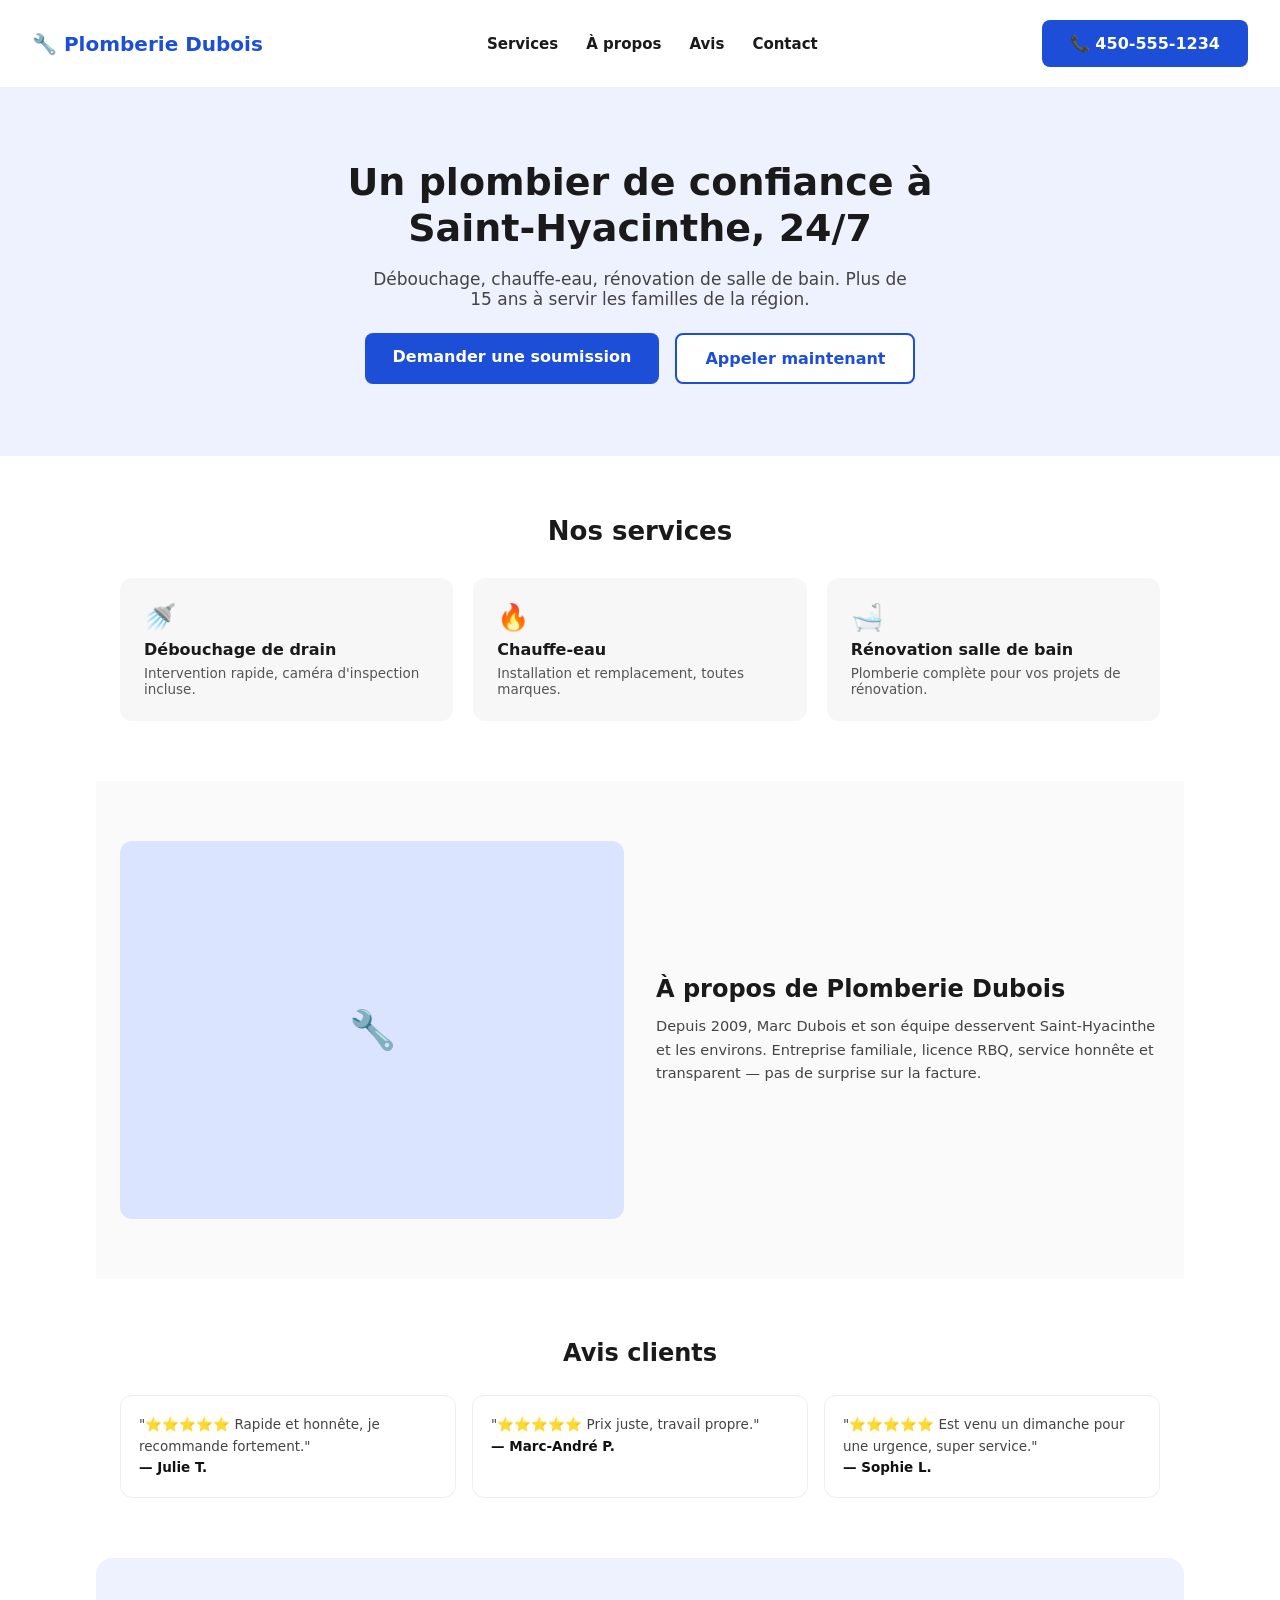
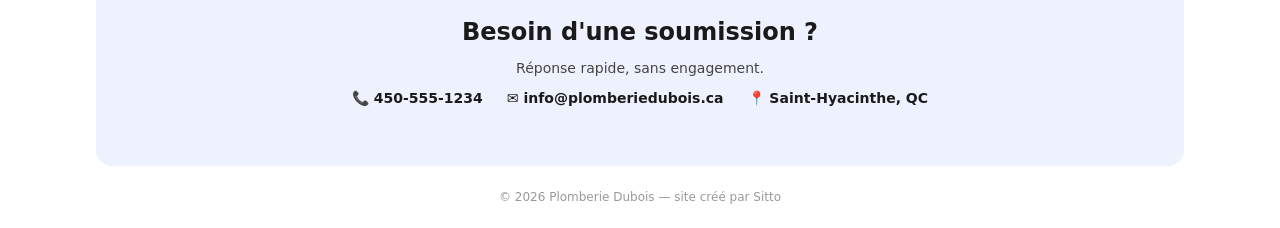
<file: templates/exemple.html>
<!doctype html>
<html lang="fr">
<head>
<meta charset="utf-8">
<meta name="viewport" content="width=device-width, initial-scale=1">
<title>Plomberie Dubois — exemple</title>
<style>
  body{margin:0;font-family:'Inter',system-ui,sans-serif;color:#1a1a1a}
  a{color:inherit;text-decoration:none}
  .btn{display:inline-block;padding:14px 28px;border-radius:8px;font-weight:700;font-size:16px}
  .section{max-width:1040px;margin:0 auto;padding:60px 24px}
  @media (max-width:640px){.section{padding:40px 20px}}
  .accent{color:#1d4ed8}
</style>
</head>
<body>

  <div style="display:flex;align-items:center;justify-content:space-between;padding:20px 32px;box-sizing:border-box;flex-wrap:wrap;gap:12px;border-bottom:1px solid #eee">
    <div style="font-size:20px;font-weight:800;color:#1d4ed8">🔧 Plomberie Dubois</div>
    <div style="display:flex;gap:28px;font-size:15px;font-weight:600;flex-wrap:wrap">
      <a href="#services">Services</a>
      <a href="#apropos">À propos</a>
      <a href="#avis">Avis</a>
      <a href="#contact">Contact</a>
    </div>
    <a href="tel:+14505551234" class="btn" style="background:#1d4ed8;color:#fff">📞 450-555-1234</a>
  </div>

  <div style="background:#eef2ff;padding:72px 24px;text-align:center;box-sizing:border-box">
    <div style="max-width:680px;margin:0 auto;display:flex;flex-direction:column;gap:18px;align-items:center">
      <h1 style="margin:0;font-size:38px;line-height:1.2;font-weight:800">Un plombier de confiance à Saint-Hyacinthe, 24/7</h1>
      <p style="margin:0;font-size:17px;color:#444;max-width:540px">Débouchage, chauffe-eau, rénovation de salle de bain. Plus de 15 ans à servir les familles de la région.</p>
      <div style="display:flex;gap:16px;flex-wrap:wrap;justify-content:center;margin-top:6px">
        <a href="#contact" class="btn" style="background:#1d4ed8;color:#fff">Demander une soumission</a>
        <a href="tel:+14505551234" class="btn" style="background:#fff;color:#1d4ed8;border:2px solid #1d4ed8">Appeler maintenant</a>
      </div>
    </div>
  </div>

  <div class="section" id="services">
    <h2 style="font-size:26px;font-weight:800;text-align:center;margin:0 0 32px">Nos services</h2>
    <div style="display:grid;grid-template-columns:repeat(3,1fr);gap:20px">
      <div style="padding:24px;border-radius:12px;background:#f7f7f7">
        <div style="font-size:26px">🚿</div>
        <div style="font-weight:700;font-size:16px;margin-top:8px">Débouchage de drain</div>
        <div style="font-size:13.5px;color:#555;margin-top:6px">Intervention rapide, caméra d'inspection incluse.</div>
      </div>
      <div style="padding:24px;border-radius:12px;background:#f7f7f7">
        <div style="font-size:26px">🔥</div>
        <div style="font-weight:700;font-size:16px;margin-top:8px">Chauffe-eau</div>
        <div style="font-size:13.5px;color:#555;margin-top:6px">Installation et remplacement, toutes marques.</div>
      </div>
      <div style="padding:24px;border-radius:12px;background:#f7f7f7">
        <div style="font-size:26px">🛁</div>
        <div style="font-weight:700;font-size:16px;margin-top:8px">Rénovation salle de bain</div>
        <div style="font-size:13.5px;color:#555;margin-top:6px">Plomberie complète pour vos projets de rénovation.</div>
      </div>
    </div>
  </div>

  <div class="section" id="apropos" style="background:#fafafa">
    <div style="display:grid;grid-template-columns:1fr 1fr;gap:32px;align-items:center">
      <div style="aspect-ratio:4/3;background:#dbe4ff;border-radius:12px;display:flex;align-items:center;justify-content:center;color:#5b6bb0;font-size:38px">🔧</div>
      <div style="display:flex;flex-direction:column;gap:12px">
        <h2 style="font-size:24px;font-weight:800;margin:0">À propos de Plomberie Dubois</h2>
        <p style="font-size:14.5px;color:#444;line-height:1.6;margin:0">Depuis 2009, Marc Dubois et son équipe desservent Saint-Hyacinthe et les environs. Entreprise familiale, licence RBQ, service honnête et transparent — pas de surprise sur la facture.</p>
      </div>
    </div>
  </div>

  <div class="section" id="avis">
    <h2 style="font-size:24px;font-weight:800;text-align:center;margin:0 0 28px">Avis clients</h2>
    <div style="display:grid;grid-template-columns:repeat(3,1fr);gap:16px">
      <div style="padding:18px;border-radius:12px;border:1px solid #eee;font-size:13.5px;color:#444;line-height:1.6">"⭐⭐⭐⭐⭐ Rapide et honnête, je recommande fortement."<br><strong style="color:#111">— Julie T.</strong></div>
      <div style="padding:18px;border-radius:12px;border:1px solid #eee;font-size:13.5px;color:#444;line-height:1.6">"⭐⭐⭐⭐⭐ Prix juste, travail propre."<br><strong style="color:#111">— Marc-André P.</strong></div>
      <div style="padding:18px;border-radius:12px;border:1px solid #eee;font-size:13.5px;color:#444;line-height:1.6">"⭐⭐⭐⭐⭐ Est venu un dimanche pour une urgence, super service."<br><strong style="color:#111">— Sophie L.</strong></div>
    </div>
  </div>

  <div class="section" id="contact" style="background:#eef2ff;border-radius:16px">
    <div style="display:flex;flex-direction:column;gap:14px;align-items:center;text-align:center">
      <h2 style="font-size:24px;font-weight:800;margin:0">Besoin d'une soumission ?</h2>
      <p style="margin:0;color:#444;font-size:14px">Réponse rapide, sans engagement.</p>
      <div style="display:flex;gap:24px;flex-wrap:wrap;justify-content:center;font-size:14px;font-weight:600">
        <a href="tel:+14505551234">📞 450-555-1234</a>
        <a href="mailto:info@plomberiedubois.ca">✉️ info@plomberiedubois.ca</a>
        <span>📍 Saint-Hyacinthe, QC</span>
      </div>
    </div>
  </div>

  <div style="padding:24px;text-align:center;font-size:12px;color:#999">
    © 2026 Plomberie Dubois — site créé par Sitto
  </div>

</body>
</html>
</file>
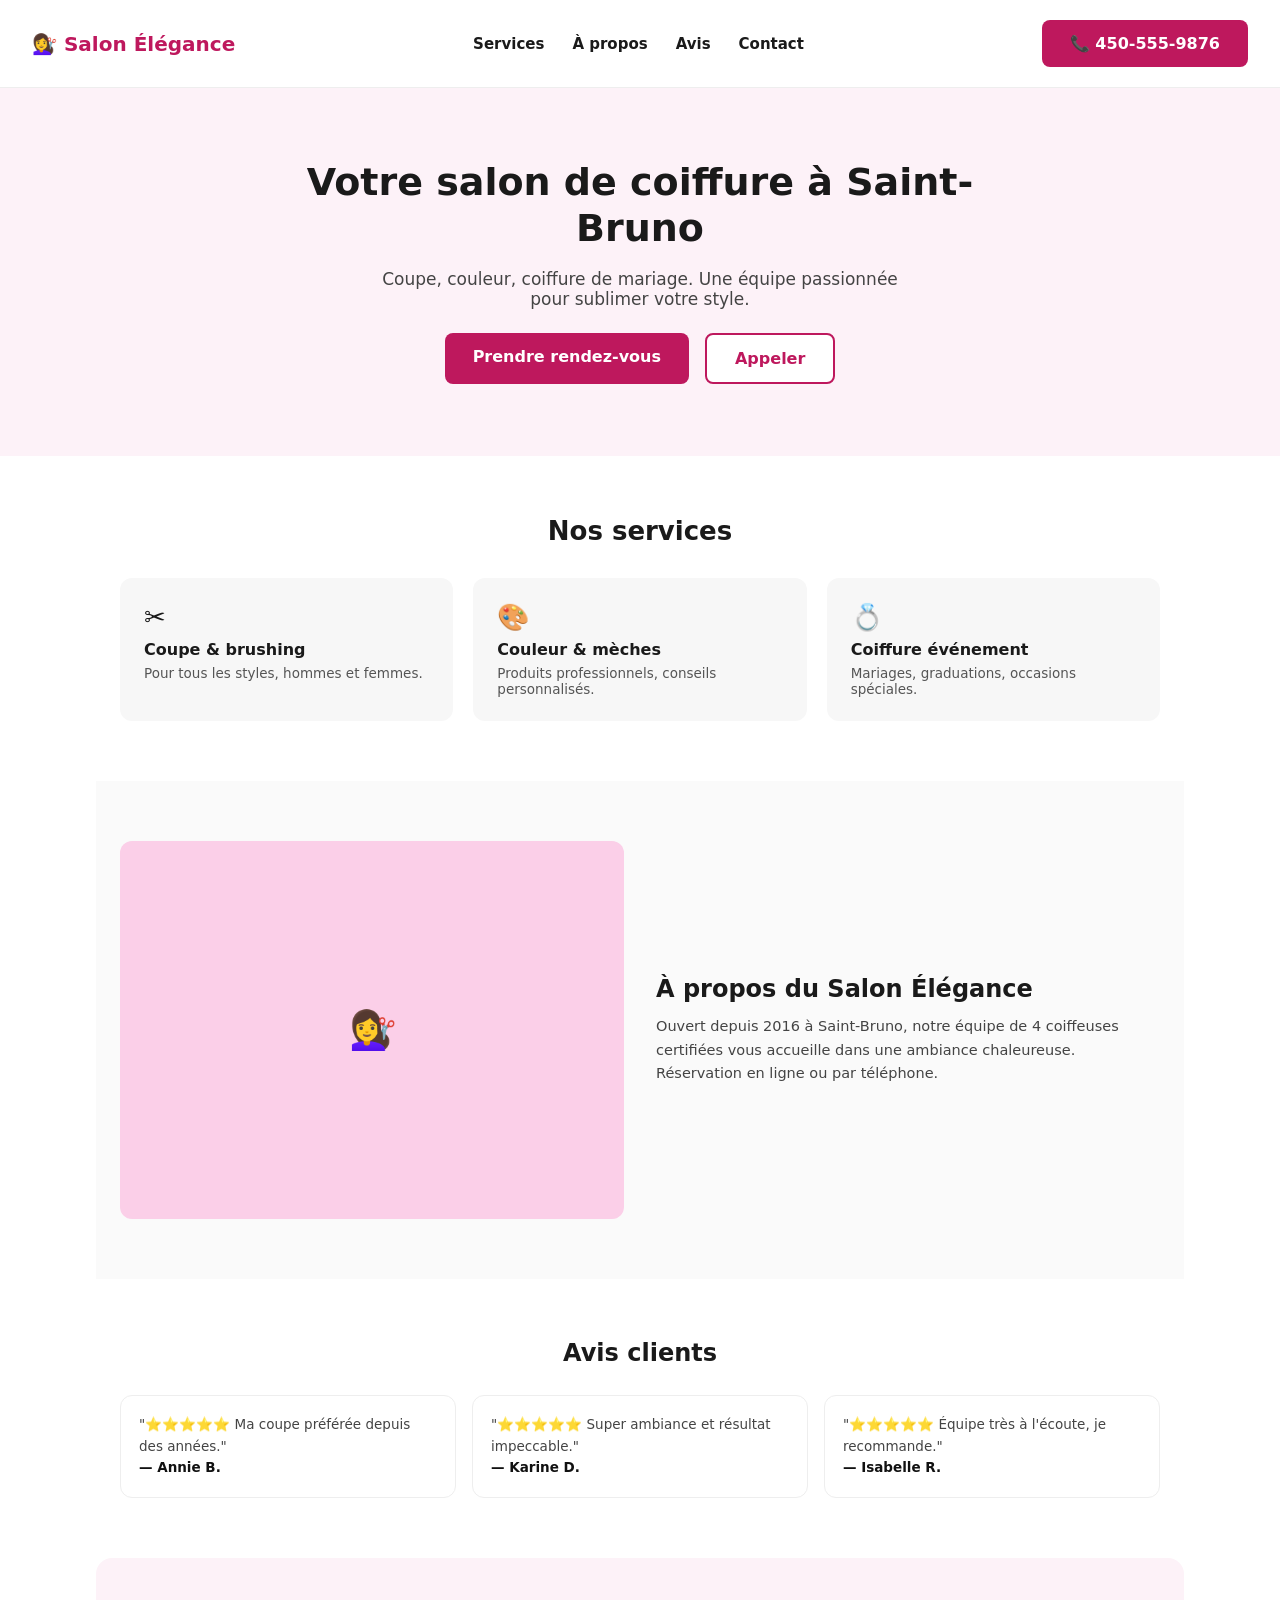
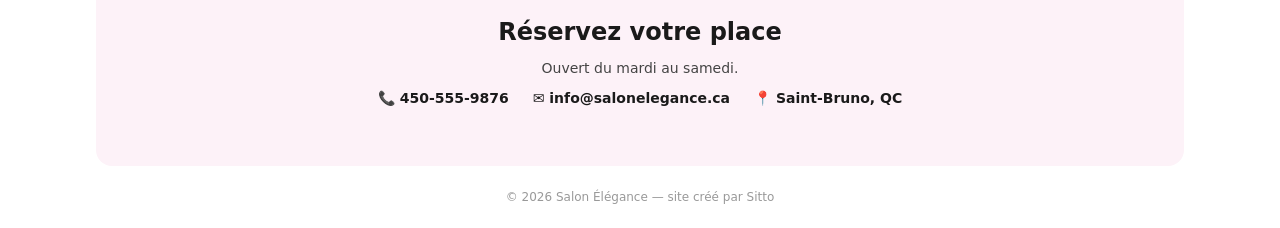
<file: templates/exemple2.html>
<!doctype html>
<html lang="fr">
<head>
<meta charset="utf-8">
<meta name="viewport" content="width=device-width, initial-scale=1">
<title>Salon Élégance — exemple</title>
<style>
  body{margin:0;font-family:'Inter',system-ui,sans-serif;color:#1a1a1a}
  a{color:inherit;text-decoration:none}
  .btn{display:inline-block;padding:14px 28px;border-radius:8px;font-weight:700;font-size:16px}
  .section{max-width:1040px;margin:0 auto;padding:60px 24px}
  @media (max-width:640px){.section{padding:40px 20px}}
</style>
</head>
<body>

  <div style="display:flex;align-items:center;justify-content:space-between;padding:20px 32px;box-sizing:border-box;flex-wrap:wrap;gap:12px;border-bottom:1px solid #eee">
    <div style="font-size:20px;font-weight:800;color:#be185d">💇‍♀️ Salon Élégance</div>
    <div style="display:flex;gap:28px;font-size:15px;font-weight:600;flex-wrap:wrap">
      <a href="#services">Services</a>
      <a href="#apropos">À propos</a>
      <a href="#avis">Avis</a>
      <a href="#contact">Contact</a>
    </div>
    <a href="tel:+14505559876" class="btn" style="background:#be185d;color:#fff">📞 450-555-9876</a>
  </div>

  <div style="background:#fdf2f8;padding:72px 24px;text-align:center;box-sizing:border-box">
    <div style="max-width:680px;margin:0 auto;display:flex;flex-direction:column;gap:18px;align-items:center">
      <h1 style="margin:0;font-size:38px;line-height:1.2;font-weight:800">Votre salon de coiffure à Saint-Bruno</h1>
      <p style="margin:0;font-size:17px;color:#444;max-width:540px">Coupe, couleur, coiffure de mariage. Une équipe passionnée pour sublimer votre style.</p>
      <div style="display:flex;gap:16px;flex-wrap:wrap;justify-content:center;margin-top:6px">
        <a href="#contact" class="btn" style="background:#be185d;color:#fff">Prendre rendez-vous</a>
        <a href="tel:+14505559876" class="btn" style="background:#fff;color:#be185d;border:2px solid #be185d">Appeler</a>
      </div>
    </div>
  </div>

  <div class="section" id="services">
    <h2 style="font-size:26px;font-weight:800;text-align:center;margin:0 0 32px">Nos services</h2>
    <div style="display:grid;grid-template-columns:repeat(3,1fr);gap:20px">
      <div style="padding:24px;border-radius:12px;background:#f7f7f7">
        <div style="font-size:26px">✂️</div>
        <div style="font-weight:700;font-size:16px;margin-top:8px">Coupe &amp; brushing</div>
        <div style="font-size:13.5px;color:#555;margin-top:6px">Pour tous les styles, hommes et femmes.</div>
      </div>
      <div style="padding:24px;border-radius:12px;background:#f7f7f7">
        <div style="font-size:26px">🎨</div>
        <div style="font-weight:700;font-size:16px;margin-top:8px">Couleur &amp; mèches</div>
        <div style="font-size:13.5px;color:#555;margin-top:6px">Produits professionnels, conseils personnalisés.</div>
      </div>
      <div style="padding:24px;border-radius:12px;background:#f7f7f7">
        <div style="font-size:26px">💍</div>
        <div style="font-weight:700;font-size:16px;margin-top:8px">Coiffure événement</div>
        <div style="font-size:13.5px;color:#555;margin-top:6px">Mariages, graduations, occasions spéciales.</div>
      </div>
    </div>
  </div>

  <div class="section" id="apropos" style="background:#fafafa">
    <div style="display:grid;grid-template-columns:1fr 1fr;gap:32px;align-items:center">
      <div style="aspect-ratio:4/3;background:#fbcfe8;border-radius:12px;display:flex;align-items:center;justify-content:center;color:#9d174d;font-size:38px">💇‍♀️</div>
      <div style="display:flex;flex-direction:column;gap:12px">
        <h2 style="font-size:24px;font-weight:800;margin:0">À propos du Salon Élégance</h2>
        <p style="font-size:14.5px;color:#444;line-height:1.6;margin:0">Ouvert depuis 2016 à Saint-Bruno, notre équipe de 4 coiffeuses certifiées vous accueille dans une ambiance chaleureuse. Réservation en ligne ou par téléphone.</p>
      </div>
    </div>
  </div>

  <div class="section" id="avis">
    <h2 style="font-size:24px;font-weight:800;text-align:center;margin:0 0 28px">Avis clients</h2>
    <div style="display:grid;grid-template-columns:repeat(3,1fr);gap:16px">
      <div style="padding:18px;border-radius:12px;border:1px solid #eee;font-size:13.5px;color:#444;line-height:1.6">"⭐⭐⭐⭐⭐ Ma coupe préférée depuis des années."<br><strong style="color:#111">— Annie B.</strong></div>
      <div style="padding:18px;border-radius:12px;border:1px solid #eee;font-size:13.5px;color:#444;line-height:1.6">"⭐⭐⭐⭐⭐ Super ambiance et résultat impeccable."<br><strong style="color:#111">— Karine D.</strong></div>
      <div style="padding:18px;border-radius:12px;border:1px solid #eee;font-size:13.5px;color:#444;line-height:1.6">"⭐⭐⭐⭐⭐ Équipe très à l'écoute, je recommande."<br><strong style="color:#111">— Isabelle R.</strong></div>
    </div>
  </div>

  <div class="section" id="contact" style="background:#fdf2f8;border-radius:16px">
    <div style="display:flex;flex-direction:column;gap:14px;align-items:center;text-align:center">
      <h2 style="font-size:24px;font-weight:800;margin:0">Réservez votre place</h2>
      <p style="margin:0;color:#444;font-size:14px">Ouvert du mardi au samedi.</p>
      <div style="display:flex;gap:24px;flex-wrap:wrap;justify-content:center;font-size:14px;font-weight:600">
        <a href="tel:+14505559876">📞 450-555-9876</a>
        <a href="mailto:info@salonelegance.ca">✉️ info@salonelegance.ca</a>
        <span>📍 Saint-Bruno, QC</span>
      </div>
    </div>
  </div>

  <div style="padding:24px;text-align:center;font-size:12px;color:#999">
    © 2026 Salon Élégance — site créé par Sitto
  </div>

</body>
</html>
</file>
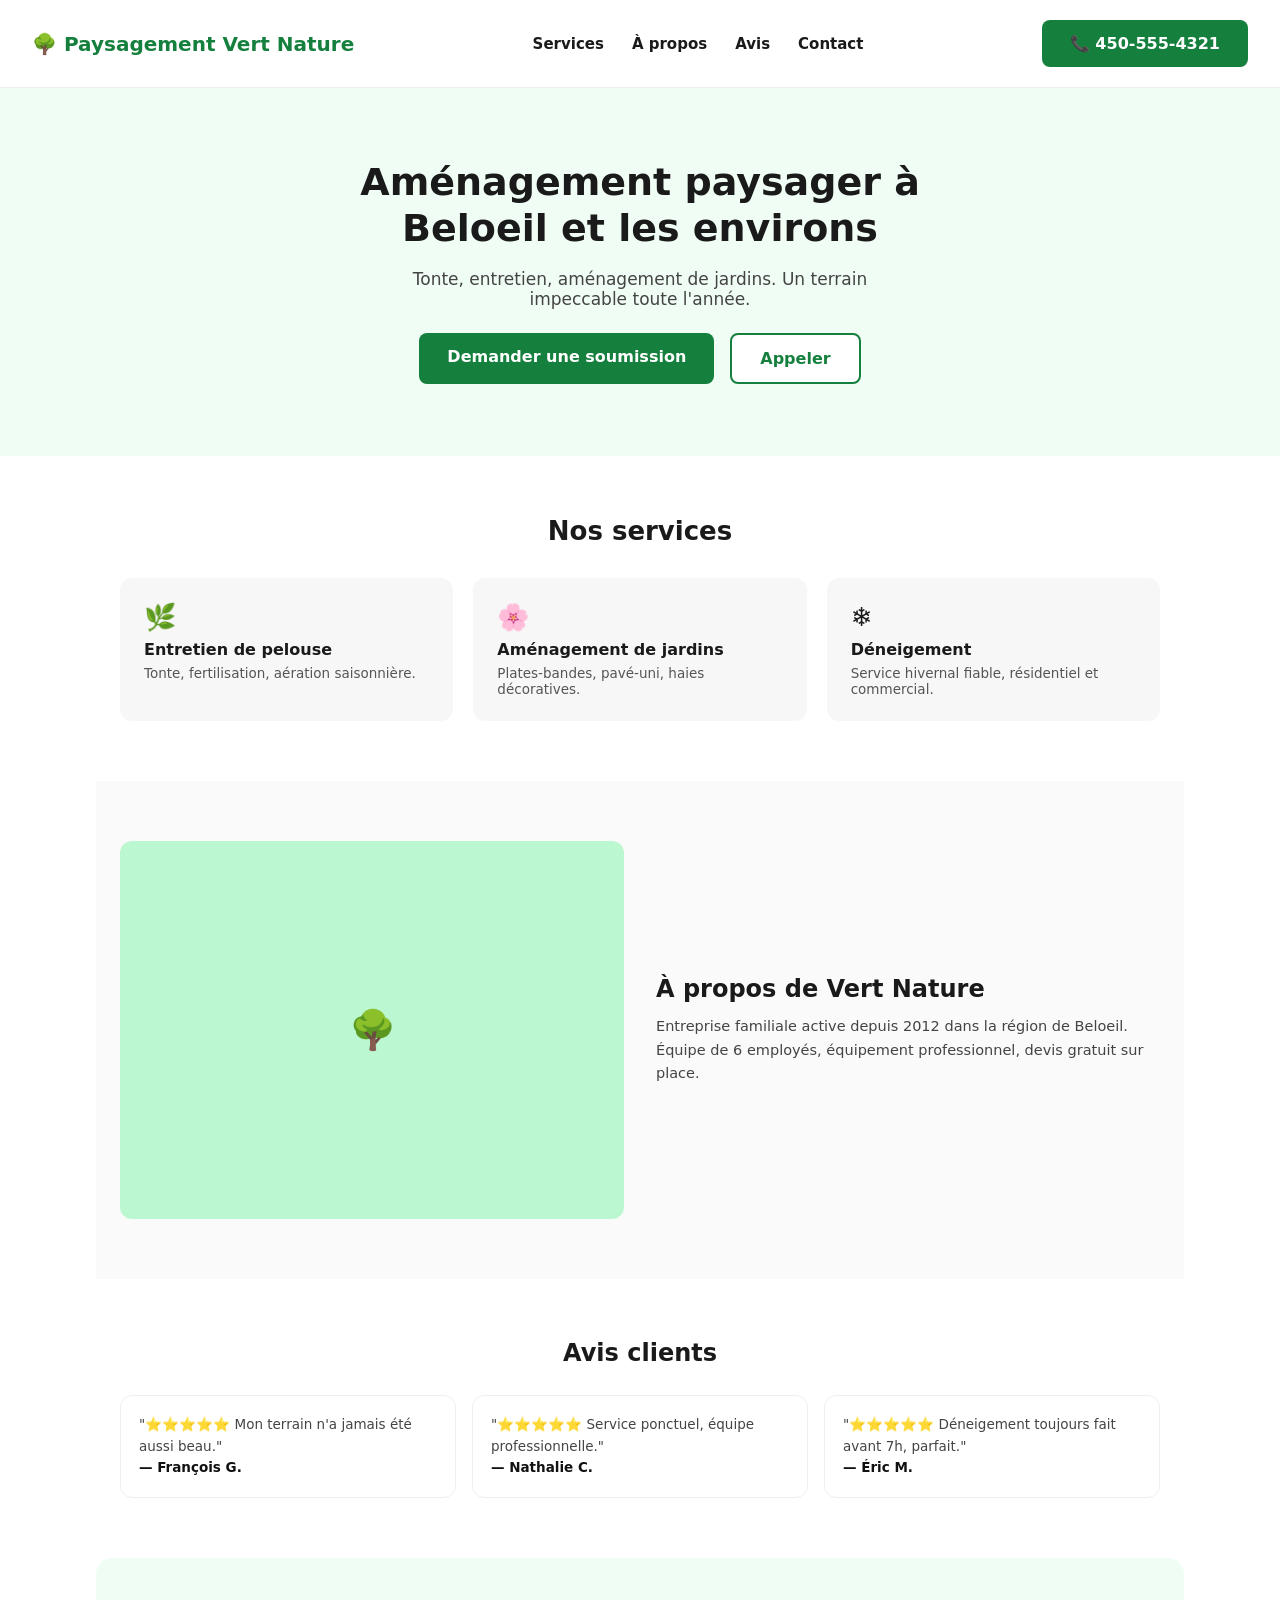
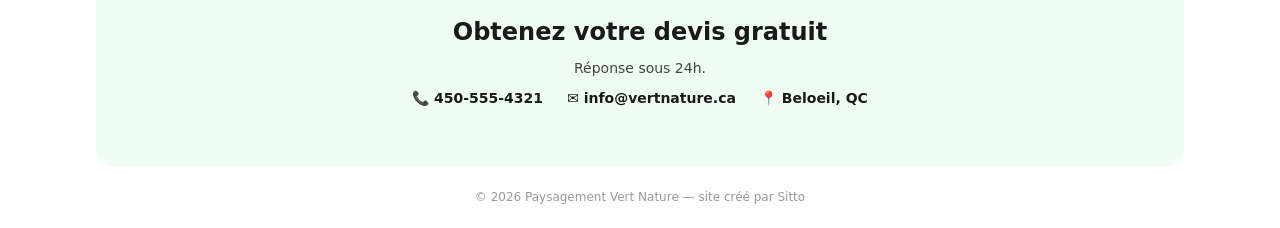
<file: templates/exemple3.html>
<!doctype html>
<html lang="fr">
<head>
<meta charset="utf-8">
<meta name="viewport" content="width=device-width, initial-scale=1">
<title>Paysagement Vert Nature — exemple</title>
<style>
  body{margin:0;font-family:'Inter',system-ui,sans-serif;color:#1a1a1a}
  a{color:inherit;text-decoration:none}
  .btn{display:inline-block;padding:14px 28px;border-radius:8px;font-weight:700;font-size:16px}
  .section{max-width:1040px;margin:0 auto;padding:60px 24px}
  @media (max-width:640px){.section{padding:40px 20px}}
</style>
</head>
<body>

  <div style="display:flex;align-items:center;justify-content:space-between;padding:20px 32px;box-sizing:border-box;flex-wrap:wrap;gap:12px;border-bottom:1px solid #eee">
    <div style="font-size:20px;font-weight:800;color:#15803d">🌳 Paysagement Vert Nature</div>
    <div style="display:flex;gap:28px;font-size:15px;font-weight:600;flex-wrap:wrap">
      <a href="#services">Services</a>
      <a href="#apropos">À propos</a>
      <a href="#avis">Avis</a>
      <a href="#contact">Contact</a>
    </div>
    <a href="tel:+14505554321" class="btn" style="background:#15803d;color:#fff">📞 450-555-4321</a>
  </div>

  <div style="background:#f0fdf4;padding:72px 24px;text-align:center;box-sizing:border-box">
    <div style="max-width:680px;margin:0 auto;display:flex;flex-direction:column;gap:18px;align-items:center">
      <h1 style="margin:0;font-size:38px;line-height:1.2;font-weight:800">Aménagement paysager à Beloeil et les environs</h1>
      <p style="margin:0;font-size:17px;color:#444;max-width:540px">Tonte, entretien, aménagement de jardins. Un terrain impeccable toute l'année.</p>
      <div style="display:flex;gap:16px;flex-wrap:wrap;justify-content:center;margin-top:6px">
        <a href="#contact" class="btn" style="background:#15803d;color:#fff">Demander une soumission</a>
        <a href="tel:+14505554321" class="btn" style="background:#fff;color:#15803d;border:2px solid #15803d">Appeler</a>
      </div>
    </div>
  </div>

  <div class="section" id="services">
    <h2 style="font-size:26px;font-weight:800;text-align:center;margin:0 0 32px">Nos services</h2>
    <div style="display:grid;grid-template-columns:repeat(3,1fr);gap:20px">
      <div style="padding:24px;border-radius:12px;background:#f7f7f7">
        <div style="font-size:26px">🌿</div>
        <div style="font-weight:700;font-size:16px;margin-top:8px">Entretien de pelouse</div>
        <div style="font-size:13.5px;color:#555;margin-top:6px">Tonte, fertilisation, aération saisonnière.</div>
      </div>
      <div style="padding:24px;border-radius:12px;background:#f7f7f7">
        <div style="font-size:26px">🌸</div>
        <div style="font-weight:700;font-size:16px;margin-top:8px">Aménagement de jardins</div>
        <div style="font-size:13.5px;color:#555;margin-top:6px">Plates-bandes, pavé-uni, haies décoratives.</div>
      </div>
      <div style="padding:24px;border-radius:12px;background:#f7f7f7">
        <div style="font-size:26px">❄️</div>
        <div style="font-weight:700;font-size:16px;margin-top:8px">Déneigement</div>
        <div style="font-size:13.5px;color:#555;margin-top:6px">Service hivernal fiable, résidentiel et commercial.</div>
      </div>
    </div>
  </div>

  <div class="section" id="apropos" style="background:#fafafa">
    <div style="display:grid;grid-template-columns:1fr 1fr;gap:32px;align-items:center">
      <div style="aspect-ratio:4/3;background:#bbf7d0;border-radius:12px;display:flex;align-items:center;justify-content:center;color:#166534;font-size:38px">🌳</div>
      <div style="display:flex;flex-direction:column;gap:12px">
        <h2 style="font-size:24px;font-weight:800;margin:0">À propos de Vert Nature</h2>
        <p style="font-size:14.5px;color:#444;line-height:1.6;margin:0">Entreprise familiale active depuis 2012 dans la région de Beloeil. Équipe de 6 employés, équipement professionnel, devis gratuit sur place.</p>
      </div>
    </div>
  </div>

  <div class="section" id="avis">
    <h2 style="font-size:24px;font-weight:800;text-align:center;margin:0 0 28px">Avis clients</h2>
    <div style="display:grid;grid-template-columns:repeat(3,1fr);gap:16px">
      <div style="padding:18px;border-radius:12px;border:1px solid #eee;font-size:13.5px;color:#444;line-height:1.6">"⭐⭐⭐⭐⭐ Mon terrain n'a jamais été aussi beau."<br><strong style="color:#111">— François G.</strong></div>
      <div style="padding:18px;border-radius:12px;border:1px solid #eee;font-size:13.5px;color:#444;line-height:1.6">"⭐⭐⭐⭐⭐ Service ponctuel, équipe professionnelle."<br><strong style="color:#111">— Nathalie C.</strong></div>
      <div style="padding:18px;border-radius:12px;border:1px solid #eee;font-size:13.5px;color:#444;line-height:1.6">"⭐⭐⭐⭐⭐ Déneigement toujours fait avant 7h, parfait."<br><strong style="color:#111">— Éric M.</strong></div>
    </div>
  </div>

  <div class="section" id="contact" style="background:#f0fdf4;border-radius:16px">
    <div style="display:flex;flex-direction:column;gap:14px;align-items:center;text-align:center">
      <h2 style="font-size:24px;font-weight:800;margin:0">Obtenez votre devis gratuit</h2>
      <p style="margin:0;color:#444;font-size:14px">Réponse sous 24h.</p>
      <div style="display:flex;gap:24px;flex-wrap:wrap;justify-content:center;font-size:14px;font-weight:600">
        <a href="tel:+14505554321">📞 450-555-4321</a>
        <a href="mailto:info@vertnature.ca">✉️ info@vertnature.ca</a>
        <span>📍 Beloeil, QC</span>
      </div>
    </div>
  </div>

  <div style="padding:24px;text-align:center;font-size:12px;color:#999">
    © 2026 Paysagement Vert Nature — site créé par Sitto
  </div>

</body>
</html>
</file>
